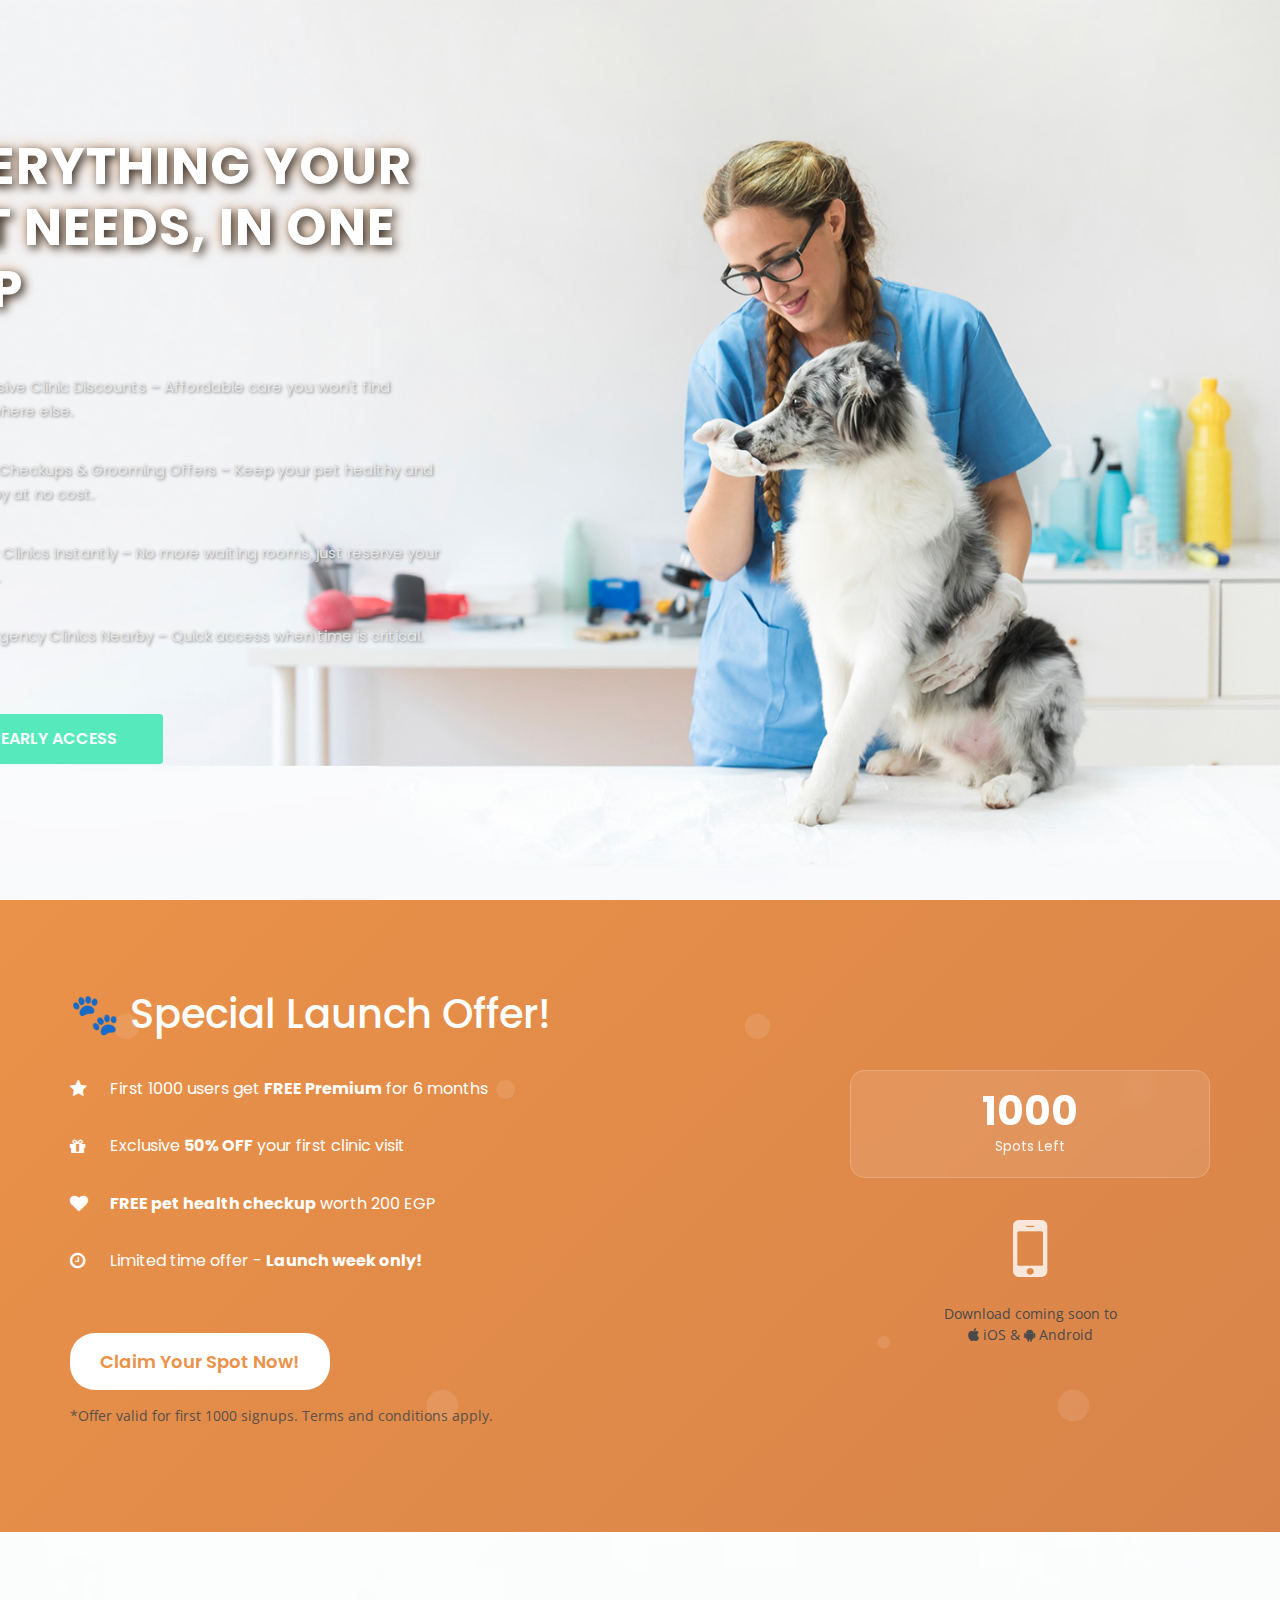
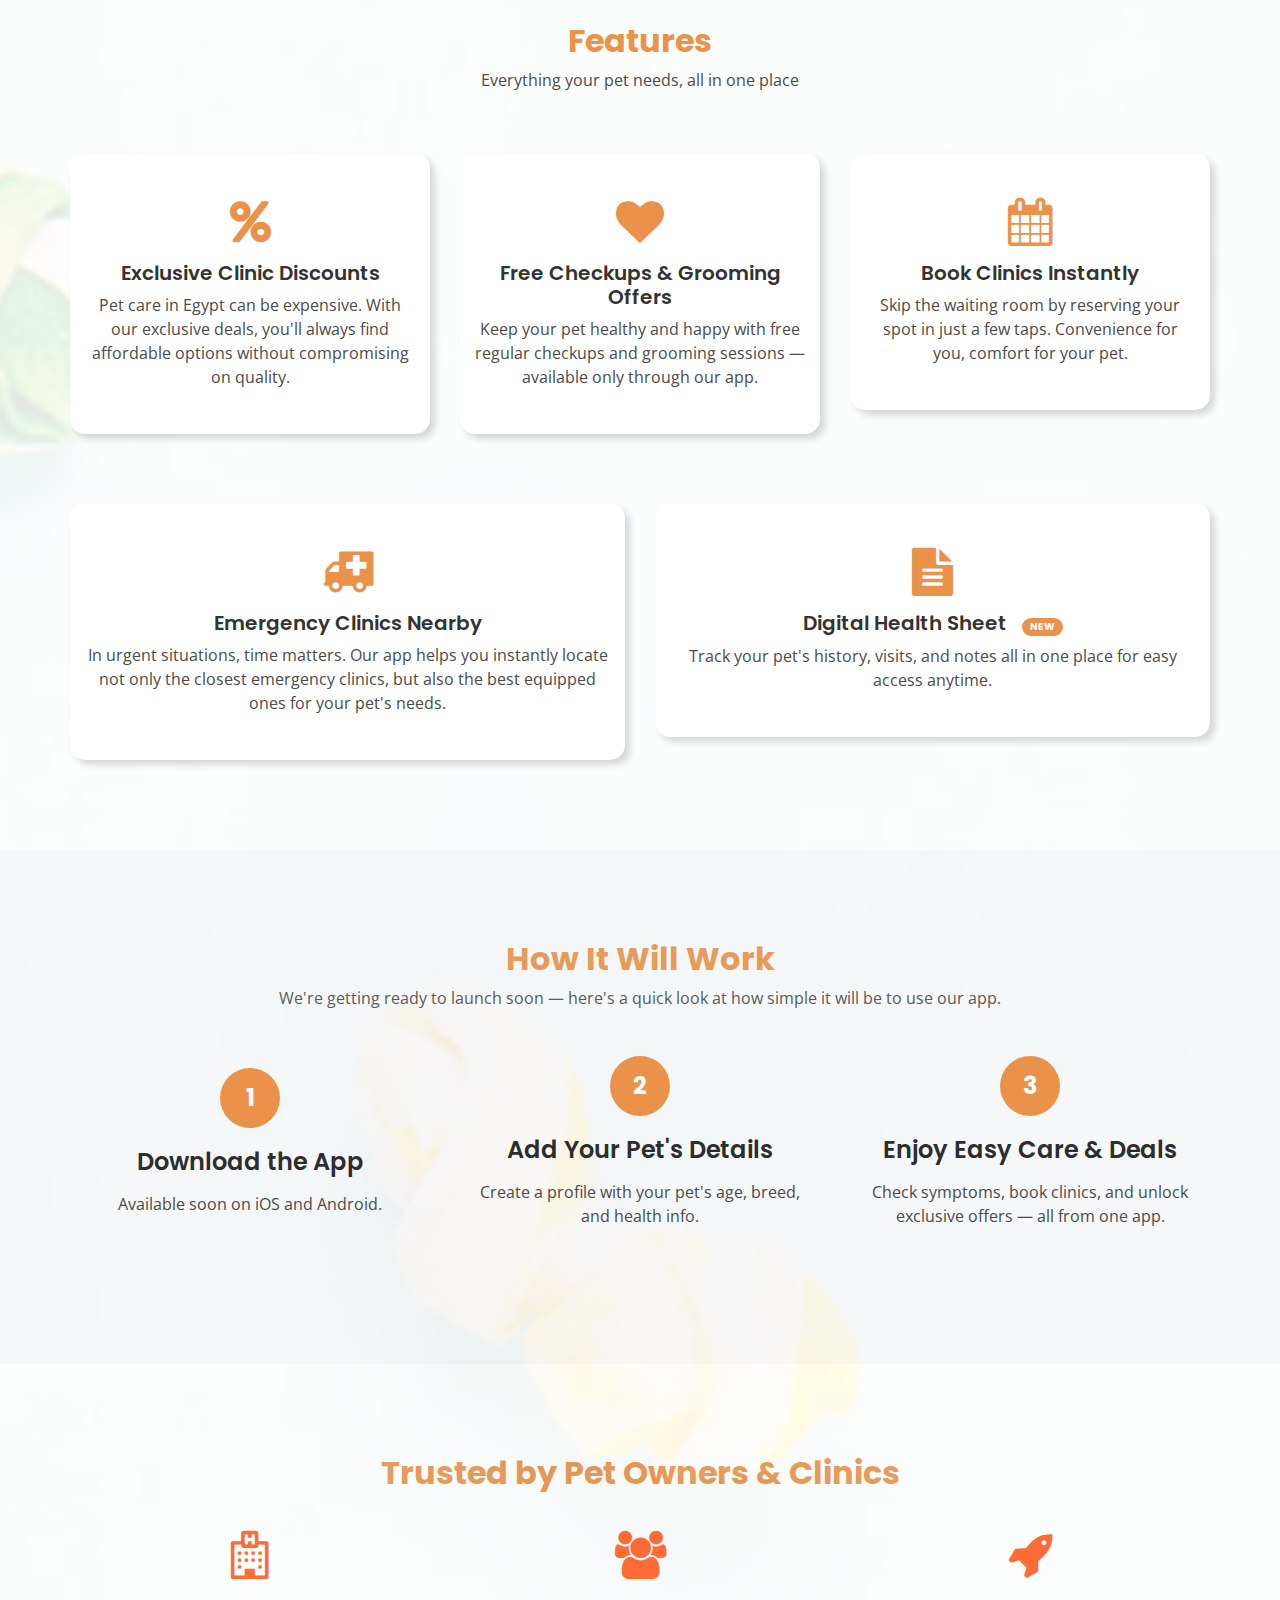
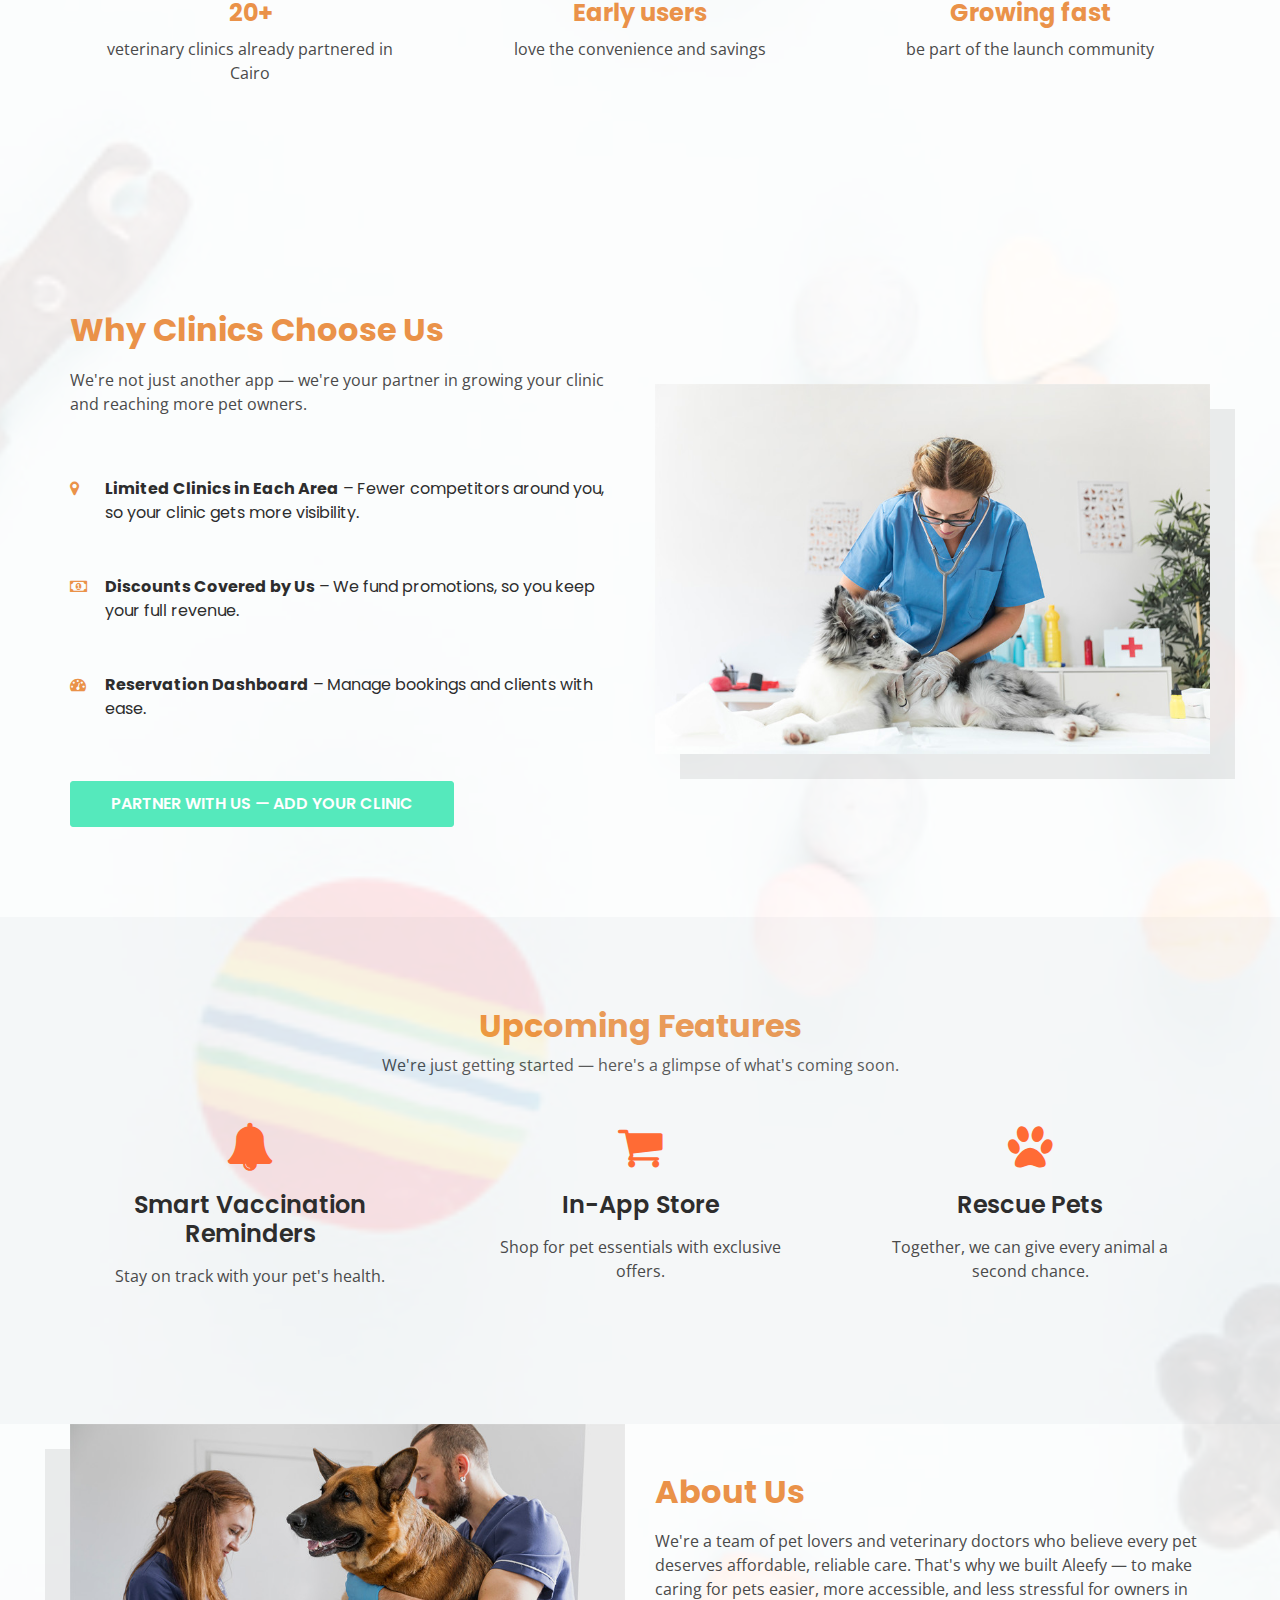
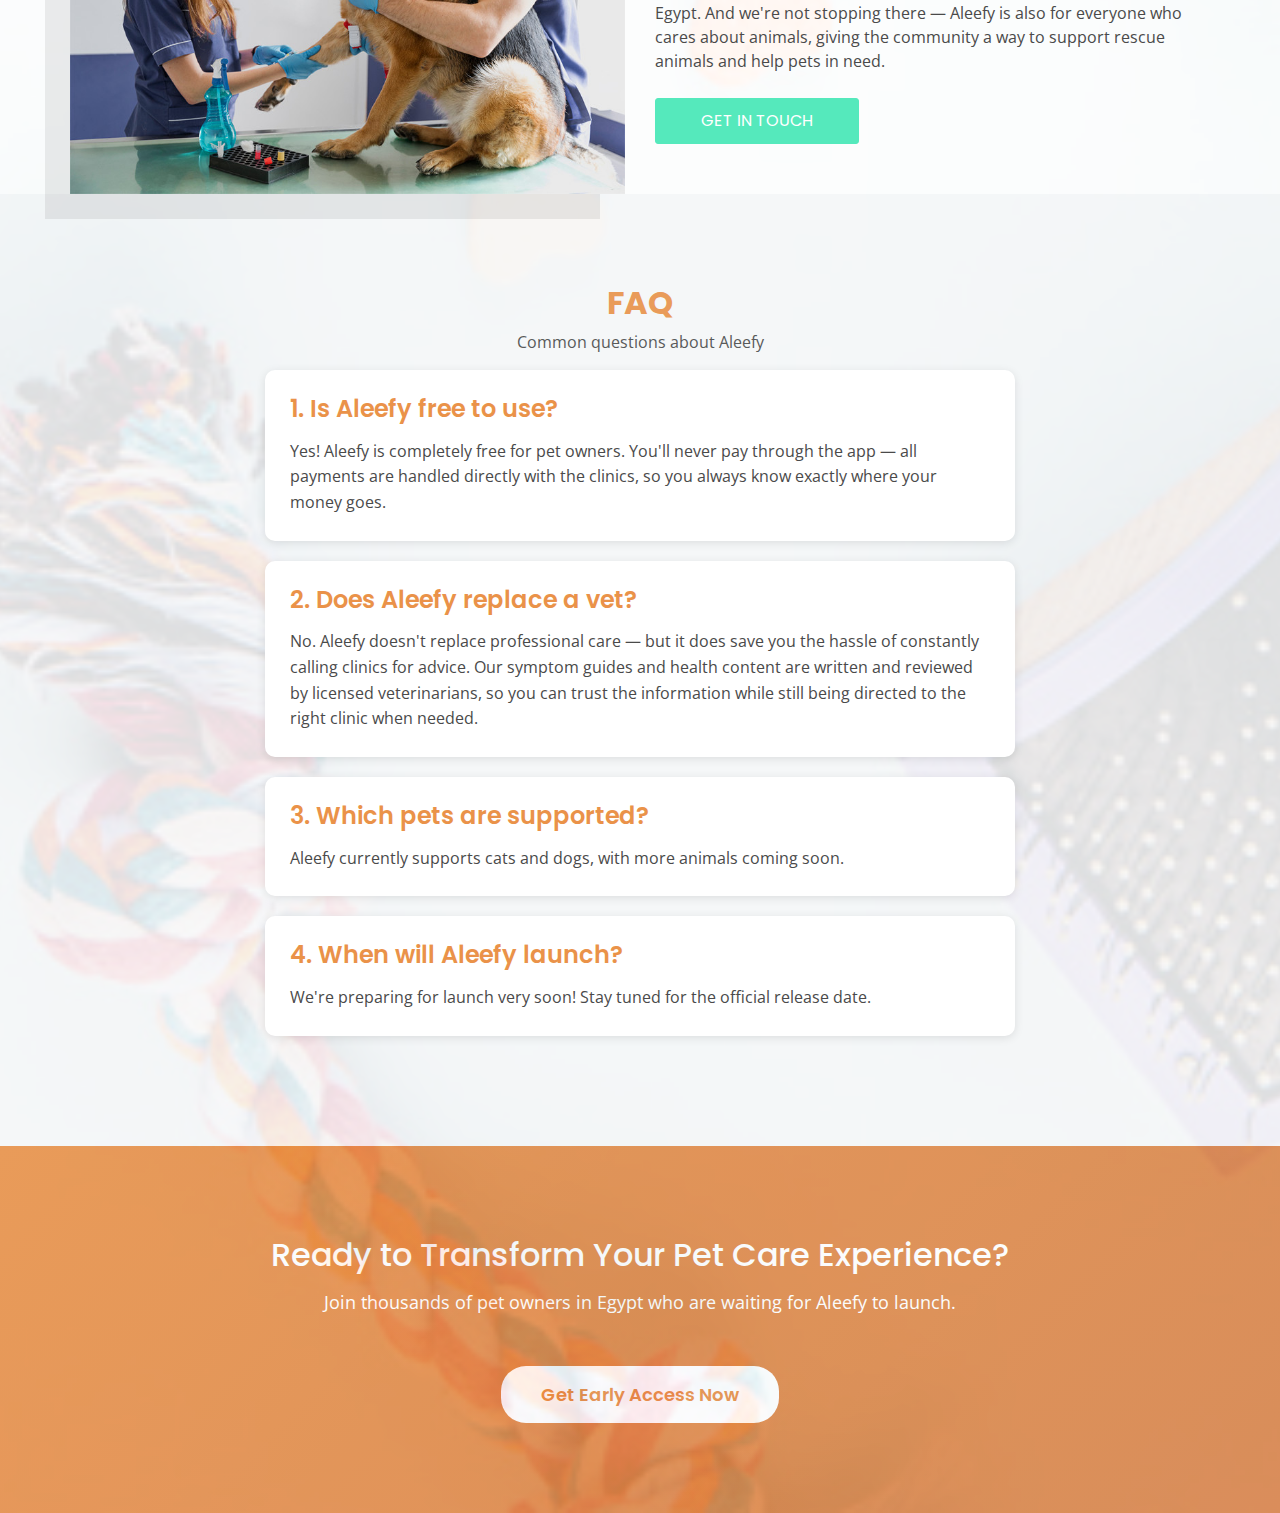
<file: index.html>
<!DOCTYPE html>
<html>

<head>
  <meta http-equiv="Cache-Control" content="no-cache, no-store, must-revalidate">
  <meta http-equiv="Pragma" content="no-cache">
  <meta http-equiv="Expires" content="0">
  <meta name="copyrighted-site-verification" content="ec572fd463669fd3" />

  <!-- Basic -->
  <meta charset="utf-8" />
  <meta http-equiv="X-UA-Compatible" content="IE=edge" />
  <!-- Mobile Metas -->
  <meta name="viewport" content="width=device-width, initial-scale=1, shrink-to-fit=no" />
  <!-- Site Metas -->
  <meta name="keywords" content="pet care app, veterinary clinics Egypt, pet health tracking, emergency pet care, pet discounts" />
  <meta name="description" content="Aleefy - The complete pet care app for Egypt. Book clinics, get exclusive discounts, track your pet's health, and access emergency care all in one app." />
  <meta name="author" content="Aleefy Team" />
  <link rel="icon" type="image/png" sizes="32x32" href="images/logo_icon_light.png">
  <link rel="icon" type="image/png" sizes="16x16" href="images/logo_icon_light.png">
  <link rel="shortcut icon" href="images/favicon.ico">
  <link rel="apple-touch-icon" href="images/logo_icon_light.png">

  <title>Aleefy - Everything Your Pet Needs, In One App</title>

  <!-- bootstrap core css -->
  <link rel="stylesheet" type="text/css" href="css/bootstrap.css" />
  <!-- slider stylesheet -->
  <link rel="stylesheet" type="text/css" href="https://cdnjs.cloudflare.com/ajax/libs/OwlCarousel2/2.3.4/assets/owl.carousel.min.css" />


  <!-- Custom styles for this template -->
  <link href="css/style.css?v=20251003" rel="stylesheet" />
  <!-- responsive style -->
  <link href="css/responsive.css" rel="stylesheet" />
</head>

<body>
  <div class="hero_area ">
    <div class="hero_bg_box">
      <img src="images/hero-bg.jpg" alt="">
    </div>
    <div id="header-placeholder"></div>

    <!-- slider section -->
    <section class="slider_section">
      <div class="container">
        <div class="row">
          <div class="col-md-6 ">
            <div class="detail-box">
              <h1>
                Everything Your Pet Needs, In one App
              </h1>
              <!--<p>
                Caring for your pet doesn't have to be stressful or expensive. Our app makes pet care simple 
                and reliable — from checking symptoms and booking nearby clinics to finding emergency help 
                and tracking vaccinations. Plus, with exclusive discounts, free checkups, and grooming deals, 
                you can give your pet the care they deserve without breaking the bank.
              </p>-->
              <div class="hero-features">
                <div class="feature-item">
                  <i class="fa fa-percent" aria-hidden="true"></i>
                  <span>Exclusive Clinic Discounts – Affordable care you won't find anywhere else.</span>
                </div>
                <div class="feature-item">
                  <i class="fa fa-heart" aria-hidden="true"></i>
                  <span>Free Checkups & Grooming Offers – Keep your pet healthy and happy at no cost.</span>
                </div>
                <div class="feature-item">
                  <i class="fa fa-calendar" aria-hidden="true"></i>
                  <span>Book Clinics Instantly – No more waiting rooms, just reserve your spot.</span>
                </div>
                <div class="feature-item">
                  <i class="fa fa-ambulance" aria-hidden="true"></i>
                  <span>Emergency Clinics Nearby – Quick access when time is critical.</span>
                </div>
              </div>
              <a href="#features" class="cta-button">
                Get Early Access
              </a>
            </div>
          </div>
        </div>
      </div>
    </section>
    <!-- end slider section -->
  </div>

  <!-- promotional flyer section -->
  <section class="flyer_section layout_padding" style="background: linear-gradient(135deg, #EA9249 0%, #d8834a 100%); color: white;">
    <div class="container">
      <div class="row align-items-center">
        <div class="col-md-8">
          <div class="flyer-content">
            <h2 style="color: white; font-size: 2.5rem; margin-bottom: 20px;">
              🐾 Special Launch Offer!
            </h2>
            <div class="offer-highlights">
              <div class="highlight-item">
                <i class="fa fa-star" style="color: #FFFFFF;"></i>
                <span>First 1000 users get <strong>FREE Premium</strong> for 6 months</span>
              </div>
              <div class="highlight-item">
                <i class="fa fa-gift" style="color: #FFFFFF;"></i>
                <span>Exclusive <strong>50% OFF</strong> your first clinic visit</span>
              </div>
              <div class="highlight-item">
                <i class="fa fa-heart" style="color: #FFFFFF;"></i>
                <span><strong>FREE pet health checkup</strong> worth 200 EGP</span>
              </div>
              <div class="highlight-item">
                <i class="fa fa-clock-o" style="color: #FFFFFF;"></i>
                <span>Limited time offer - <strong>Launch week only!</strong></span>
              </div>
            </div>
            <div class="flyer-cta">
              <a href="contact.html" class="cta-button" style="background: white; color: #EA9249 !important; font-size: 18px; padding: 15px 30px;">
                Claim Your Spot Now!
              </a>
              <p style="margin-top: 15px; font-size: 14px; opacity: 0.9;">
                *Offer valid for first 1000 signups. Terms and conditions apply.
              </p>
            </div>
          </div>
        </div>
        <div class="col-md-4 text-center">
          <div class="flyer-visual">
            <div class="countdown-style">
              <div class="countdown-item">
                <div class="countdown-number">1000</div>
                <div class="countdown-label">Spots Left</div>
              </div>
            </div>
            <div class="app-preview" style="margin-top: 30px;">
              <i class="fa fa-mobile fa-5x" style="color: white; opacity: 0.8;"></i>
              <p style="margin-top: 15px; font-size: 14px;">
                Download coming soon to<br>
                <i class="fa fa-apple"></i> iOS & <i class="fa fa-android"></i> Android
              </p>
            </div>
          </div>
        </div>
      </div>
    </div>
  </section>
  <!-- end promotional flyer section -->

  <div class="main_content">
    <div class="main_content_bg">
      <img src="images/content-bg.jpg" alt="">
    </div>

    <!-- features section -->

    <section id="features" class="service_section layout_padding">
      <div class="container py_mobile_45">
        <div class="heading_container heading_center">
          <h2>Features</h2>
          <p>Everything your pet needs, all in one place</p>
        </div>
        <div class="row">
          <div class="col-md-4">
            <div class="box ">
              <div class="img-box">
                <i class="fa fa-percent fa-3x" style="color: #ff6b35;"></i>
              </div>
              <div class="detail-box">
                <h5>
                  Exclusive Clinic Discounts
                </h5>
                <p>
                  Pet care in Egypt can be expensive. With our exclusive deals, you'll always find affordable 
                  options without compromising on quality.
                </p>
              </div>
            </div>
          </div>
          <div class="col-md-4">
            <div class="box ">
              <div class="img-box">
                <i class="fa fa-heart fa-3x" style="color: #ff6b35;"></i>
              </div>
              <div class="detail-box">
                <h5>
                  Free Checkups & Grooming Offers
                </h5>
                <p>
                  Keep your pet healthy and happy with free regular checkups and grooming sessions —
                  available only through our app.
                </p>
              </div>
            </div>
          </div>
          <div class="col-md-4">
            <div class="box ">
              <div class="img-box">
                <i class="fa fa-calendar fa-3x" style="color: #ff6b35;"></i>
              </div>
              <div class="detail-box">
                <h5>
                  Book Clinics Instantly
                </h5>
                <p>
                  Skip the waiting room by reserving your spot in just a few taps. Convenience for you, 
                  comfort for your pet.
                </p>
              </div>
            </div>
          </div>
        </div>
        <div class="row mt-4">
          <div class="col-md-6">
            <div class="box ">
              <div class="img-box">
                <i class="fa fa-ambulance fa-3x" style="color: #ff6b35;"></i>
              </div>
              <div class="detail-box">
                <h5>
                  Emergency Clinics Nearby
                </h5>
                <p>
                  In urgent situations, time matters. Our app helps you instantly locate not only the closest 
                  emergency clinics, but also the best equipped ones for your pet's needs.
                </p>
              </div>
            </div>
          </div>
          <div class="col-md-6">
            <div class="box ">
              <div class="img-box">
                <i class="fa fa-file-text fa-3x" style="color: #ff6b35;"></i>
              </div>
              <div class="detail-box">
                <h5>
                  Digital Health Sheet <span class="badge badge-warning">NEW</span>
                </h5>
                <p>
                  Track your pet's history, visits, and notes all in one place for easy access anytime.
                </p>
              </div>
            </div>
          </div>
        </div>
      </div>
    </section>

    <!-- end features section -->

    <!-- how it works section -->
    <section id="how-it-works" class="care_section layout_padding" style="background-color: #f8f9fa;">
      <div class="container">
        <div class="heading_container heading_center">
          <h2>How It Will Work</h2>
          <p>We're getting ready to launch soon — here's a quick look at how simple it will be to use our app.</p>
        </div>
        <div class="row">
          <div class="col-md-4 text-center">
            <div class="step-box">
              <div class="step-number">1</div>
              <h4>Download the App</h4>
              <p>Available soon on iOS and Android.</p>
            </div>
          </div>
          <div class="col-md-4 text-center">
            <div class="step-box">
              <div class="step-number">2</div>
              <h4>Add Your Pet's Details</h4>
              <p>Create a profile with your pet's age, breed, and health info.</p>
            </div>
          </div>
          <div class="col-md-4 text-center">
            <div class="step-box">
              <div class="step-number">3</div>
              <h4>Enjoy Easy Care & Deals</h4>
              <p>Check symptoms, book clinics, and unlock exclusive offers — all from one app.</p>
            </div>
          </div>
        </div>
      </div>
    </section>
    <!-- end how it works section -->

    <!-- social proof section -->
    <section class="trust_section layout_padding">
      <div class="container">
        <div class="heading_container heading_center">
          <h2>Trusted by Pet Owners & Clinics</h2>
        </div>
        <div class="row text-center">
          <div class="col-md-4">
            <div class="trust-item">
              <i class="fa fa-hospital-o fa-3x" style="color: #ff6b35;"></i>
              <h4>20+</h4>
              <p>veterinary clinics already partnered in Cairo</p>
            </div>
          </div>
          <div class="col-md-4">
            <div class="trust-item">
              <i class="fa fa-users fa-3x" style="color: #ff6b35;"></i>
              <h4>Early users</h4>
              <p>love the convenience and savings</p>
            </div>
          </div>
          <div class="col-md-4">
            <div class="trust-item">
              <i class="fa fa-rocket fa-3x" style="color: #ff6b35;"></i>
              <h4>Growing fast</h4>
              <p>be part of the launch community</p>
            </div>
          </div>
        </div>
      </div>
    </section>
    <!-- end social proof section -->

    <!-- for clinics section -->
    <section id="for-clinics" class="care_section layout_padding">
      <div class="container">
        <div class="row">
          <div class="col-md-6">
            <div class="detail-box">
              <div class="heading_container">
                <h2>
                  Why Clinics Choose Us
                </h2>
                <p>We're not just another app — we're your partner in growing your clinic and reaching more pet owners.</p>
              </div>
              <div class="clinic-benefits">
                <div class="benefit-item">
                  <i class="fa fa-map-marker" aria-hidden="true"></i>
                  <span><strong>Limited Clinics in Each Area</strong> – Fewer competitors around you, so your clinic gets more visibility.</span>
                </div>
                <div class="benefit-item">
                  <i class="fa fa-money" aria-hidden="true"></i>
                  <span><strong>Discounts Covered by Us</strong> – We fund promotions, so you keep your full revenue.</span>
                </div>
                <div class="benefit-item">
                  <i class="fa fa-dashboard" aria-hidden="true"></i>
                  <span><strong>Reservation Dashboard</strong> – Manage bookings and clients with ease.</span>
                </div>
              </div>
              <a href="contact.html" class="cta-button">
                Partner With Us — Add Your Clinic
              </a>
            </div>
          </div>
          <div class="col-md-6">
            <div class="img-box">
              <img src="images/care.jpg" alt="Clinic partnership" />
            </div>
          </div>
        </div>
      </div>
    </section>
    <!-- end for clinics section -->

    <!-- upcoming features section -->
    <section class="upcoming_section layout_padding" style="background-color: #f8f9fa;">
      <div class="container">
        <div class="heading_container heading_center">
          <h2>Upcoming Features</h2>
          <p>We're just getting started — here's a glimpse of what's coming soon.</p>
        </div>
        <div class="row">
          <div class="col-md-4 text-center">
            <div class="upcoming-feature">
              <i class="fa fa-bell fa-3x" style="color: #ff6b35;"></i>
              <h4>Smart Vaccination Reminders</h4>
              <p>Stay on track with your pet's health.</p>
            </div>
          </div>
          <div class="col-md-4 text-center">
            <div class="upcoming-feature">
              <i class="fa fa-shopping-cart fa-3x" style="color: #ff6b35;"></i>
              <h4>In-App Store</h4>
              <p>Shop for pet essentials with exclusive offers.</p>
            </div>
          </div>
          <div class="col-md-4 text-center">
            <div class="upcoming-feature">
              <i class="fa fa-paw fa-3x" style="color: #ff6b35;"></i>
              <h4>Rescue Pets</h4>
              <p>Together, we can give every animal a second chance.</p>
            </div>
          </div>
        </div>
      </div>
    </section>
    <!-- end upcoming features section -->

    <!-- about section -->

    <section id="about" class="about_section ">
      <div class="container">
        <div class="row">
          <div class="col-md-6">
            <div class="img-box">
              <img src="images/about-img.jpg" alt="About Aleefy team" />
            </div>
          </div>
          <div class="col-md-6">
            <div class="detail-box">
              <div class="heading_container">
                <h2>
                  About Us
                </h2>
              </div>
              <p>
                We're a team of pet lovers and veterinary doctors who believe every pet deserves 
                affordable, reliable care. That's why we built Aleefy — to make caring for pets easier, more 
                accessible, and less stressful for owners in Egypt. And we're not stopping there — Aleefy is 
                also for everyone who cares about animals, giving the community a way to support rescue 
                animals and help pets in need.
              </p>
              <a href="contact.html">
                Get in Touch
              </a>
            </div>
          </div>
        </div>
      </div>
    </section>

    <!-- end about section -->

    <!-- faq section -->
    <section id="faq" class="faq_section layout_padding" style="background-color: #f8f9fa;">
      <div class="container">
        <div class="heading_container heading_center">
          <h2>FAQ</h2>
          <p>Common questions about Aleefy</p>
        </div>
        <div class="row">
          <div class="col-md-8 offset-md-2">
            <div class="faq-item">
              <h4>1. Is Aleefy free to use?</h4>
              <p>Yes! Aleefy is completely free for pet owners. You'll never pay through the app — all payments 
              are handled directly with the clinics, so you always know exactly where your money goes.</p>
            </div>
            <div class="faq-item">
              <h4>2. Does Aleefy replace a vet?</h4>
              <p>No. Aleefy doesn't replace professional care — but it does save you the hassle of constantly 
              calling clinics for advice. Our symptom guides and health content are written and reviewed by 
              licensed veterinarians, so you can trust the information while still being directed to the right 
              clinic when needed.</p>
            </div>
            <div class="faq-item">
              <h4>3. Which pets are supported?</h4>
              <p>Aleefy currently supports cats and dogs, with more animals coming soon.</p>
            </div>
            <div class="faq-item">
              <h4>4. When will Aleefy launch?</h4>
              <p>We're preparing for launch very soon! Stay tuned for the official release date.</p>
            </div>
          </div>
        </div>
      </div>
    </section>
    <!-- end faq section -->

    <!-- final cta section -->
    <section class="final_cta_section layout_padding">
      <div class="container text-center">
        <h2>Ready to Transform Your Pet Care Experience?</h2>
        <p>Join thousands of pet owners in Egypt who are waiting for Aleefy to launch.</p>
        <a href="contact.html" class="cta-button large">Get Early Access Now</a>
      </div>
    </section>
    <!-- end final cta section -->
  </div>

  <div id="footer-placeholder"></div>

  <script src="js/jquery-3.4.1.min.js"></script>
  <script src="js/bootstrap.js"></script>
  <script src="https://cdnjs.cloudflare.com/ajax/libs/OwlCarousel2/2.3.4/owl.carousel.min.js"></script>
  <script src="js/custom.js"></script>
  <script>
  if ("serviceWorker" in navigator) {
    navigator.serviceWorker.register("/sw.js").then((reg) => {
      console.log("Service Worker registered:", reg);

      // listen for updates
      reg.onupdatefound = () => {
        const newWorker = reg.installing;
        newWorker.onstatechange = () => {
          if (newWorker.state === "installed" && navigator.serviceWorker.controller) {
            // Create a banner for update
            let banner = document.createElement("div");
            banner.innerHTML = `
              <div style="
                position:fixed; bottom:0; left:0; right:0; 
                background:#222; color:#fff; padding:10px; 
                text-align:center; z-index:9999;">
                يوجد تحديث جديد للموقع! 
                <button style="margin-left:10px; padding:5px 10px; cursor:pointer;">
                  إعادة التحميل
                </button>
              </div>`;
            document.body.appendChild(banner);

            banner.querySelector("button").addEventListener("click", () => {
              window.location.reload(true);
            });
          }
        };
      };
    });
  }
</script>

</body>

</html>
</file>
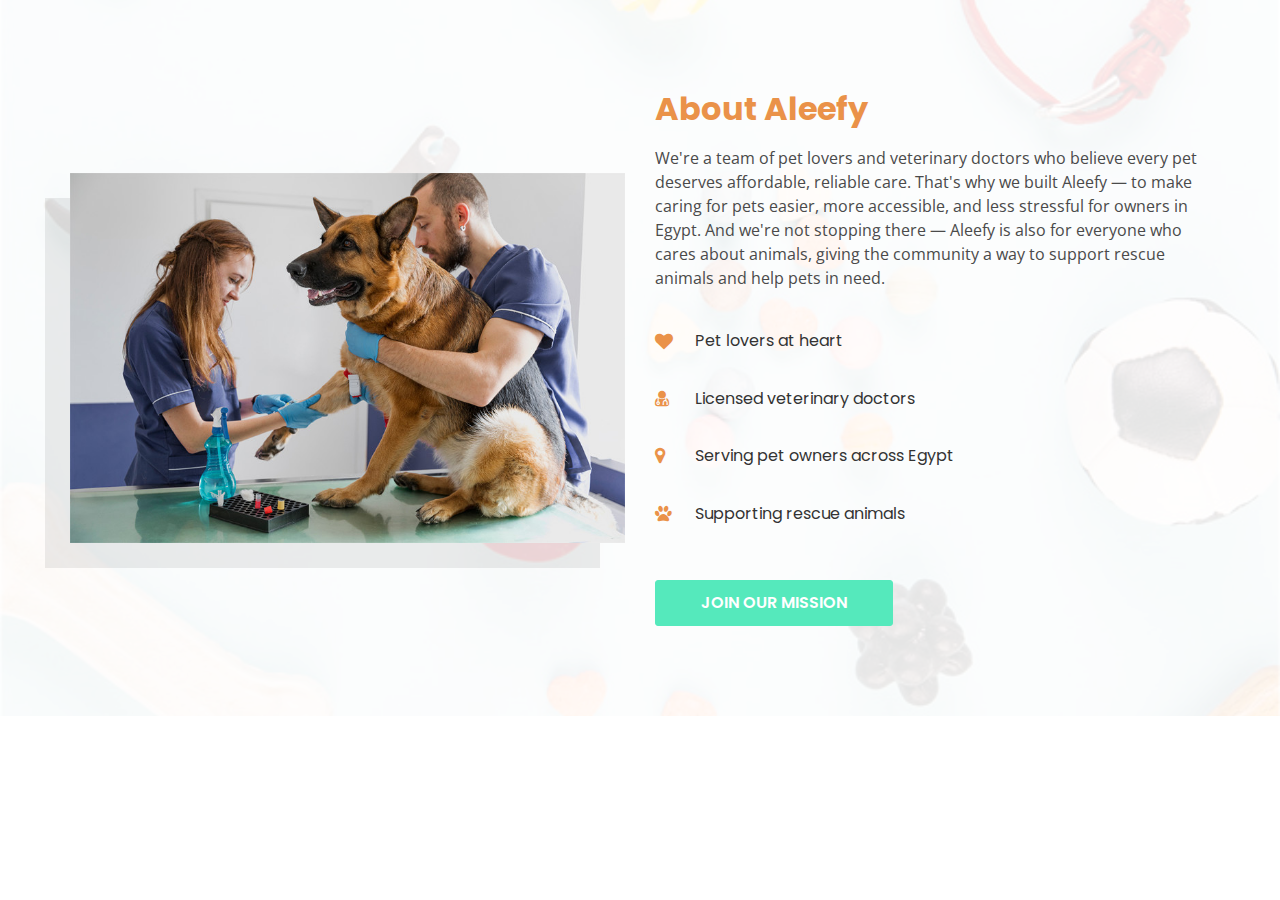
<file: about.html>
<!DOCTYPE html>
<html>

<head>
  <!-- Basic -->
  <meta charset="utf-8" />
  <meta http-equiv="X-UA-Compatible" content="IE=edge" />
  <!-- Mobile Metas -->
  <meta name="viewport" content="width=device-width, initial-scale=1, shrink-to-fit=no" />
  <!-- Site Metas -->
  <meta name="keywords" content="aleefy about, pet care app team, veterinary doctors Egypt, pet lovers" />
  <meta name="description" content="Meet the Aleefy team - pet lovers and veterinary doctors making pet care accessible and affordable for every pet owner in Egypt." />
  <meta name="author" content="Aleefy Team" />
  <link rel="icon" type="image/png" sizes="32x32" href="images/logo_icon_light.png">
  <link rel="icon" type="image/png" sizes="16x16" href="images/logo_icon_light.png">
  <link rel="shortcut icon" href="images/favicon.ico">
  <link rel="apple-touch-icon" href="images/logo_icon_light.png">

  <title>About Us - Aleefy</title>

  <!-- bootstrap core css -->
  <link rel="stylesheet" type="text/css" href="css/bootstrap.css" />
  <!-- slider stylesheet -->
  <link rel="stylesheet" type="text/css" href="https://cdnjs.cloudflare.com/ajax/libs/OwlCarousel2/2.3.4/assets/owl.carousel.min.css" />

  <!-- Custom styles for this template -->
  <link href="css/style.css" rel="stylesheet" />
  <!-- responsive style -->
  <link href="css/responsive.css" rel="stylesheet" />
</head>

<body class="sub_page">
  <div class="hero_area ">
    <div class="hero_bg_box">
      <img src="images/hero-bg.jpg" alt="">
    </div>
    <div id="header-placeholder"></div>
  </div>

  <div class="main_content">
    <div class="main_content_bg">
      <img src="images/content-bg.jpg" alt="">
    </div>

    <!-- about section -->

    <section class="about_section layout_padding">
      <div class="container">
        <div class="row">
          <div class="col-md-6">
            <div class="img-box">
              <img src="images/about-img.jpg" alt="Aleefy team - pet lovers and veterinary doctors" />
            </div>
          </div>
          <div class="col-md-6">
            <div class="detail-box">
              <div class="heading_container">
                <h2>
                  About Aleefy
                </h2>
              </div>
              <p>
                We're a team of pet lovers and veterinary doctors who believe every pet deserves 
                affordable, reliable care. That's why we built Aleefy — to make caring for pets easier, more 
                accessible, and less stressful for owners in Egypt. And we're not stopping there — Aleefy is 
                also for everyone who cares about animals, giving the community a way to support rescue 
                animals and help pets in need.
              </p>
              <div class="about-highlights">
                <div class="highlight-item">
                  <i class="fa fa-heart" style="color: #EA9249;"></i>
                  <span>Pet lovers at heart</span>
                </div>
                <div class="highlight-item">
                  <i class="fa fa-user-md" style="color: #EA9249;"></i>
                  <span>Licensed veterinary doctors</span>
                </div>
                <div class="highlight-item">
                  <i class="fa fa-map-marker" style="color: #EA9249;"></i>
                  <span>Serving pet owners across Egypt</span>
                </div>
                <div class="highlight-item">
                  <i class="fa fa-paw" style="color: #EA9249;"></i>
                  <span>Supporting rescue animals</span>
                </div>
              </div>
              <a href="contact.html" class="cta-button">
                Join Our Mission
              </a>
            </div>
          </div>
        </div>
      </div>
    </section>

    <!-- end about section -->

  </div>

  <div id="footer-placeholder"></div>

  <script src="js/jquery-3.4.1.min.js"></script>
  <script src="js/bootstrap.js"></script>
  <script src="https://cdnjs.cloudflare.com/ajax/libs/OwlCarousel2/2.3.4/owl.carousel.min.js"></script>
  <script src="js/custom.js"></script>

</body>

</html>
</file>
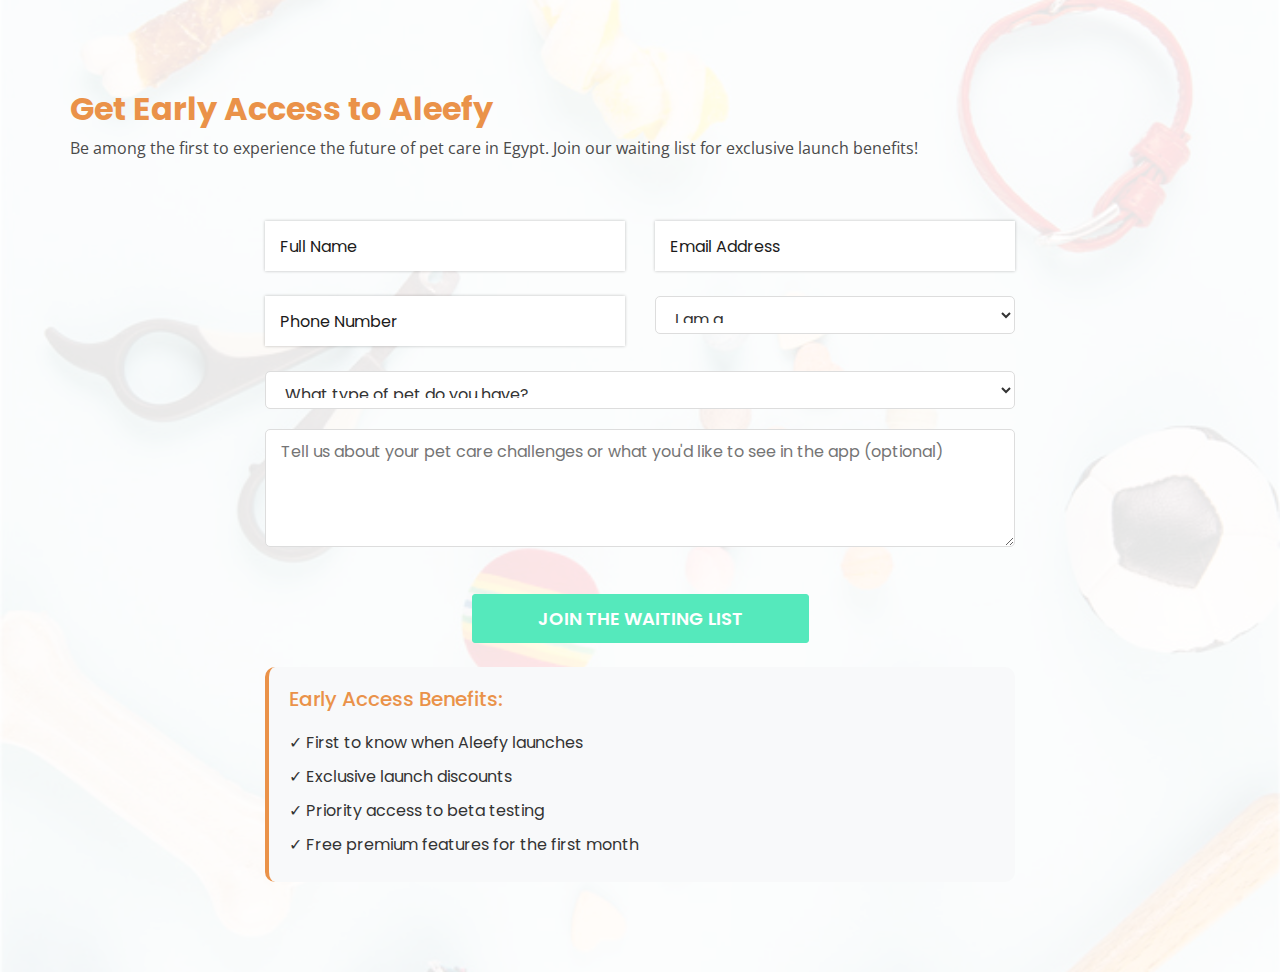
<file: contact.html>
<!DOCTYPE html>
<html>

<head>
  <!-- Basic -->
  <meta charset="utf-8" />
  <meta http-equiv="X-UA-Compatible" content="IE=edge" />
  <!-- Mobile Metas -->
  <meta name="viewport" content="width=device-width, initial-scale=1, shrink-to-fit=no" />
  <!-- Site Metas -->
  <meta name="keywords" content="aleefy contact, pet care app contact, early access signup, veterinary app Egypt" />
  <meta name="description" content="Get early access to Aleefy - Join the waiting list for Egypt's most comprehensive pet care app. Exclusive benefits for early adopters." />
  <meta name="author" content="Aleefy Team" />
  <link rel="icon" type="image/png" sizes="32x32" href="images/logo_icon_light.png">
  <link rel="icon" type="image/png" sizes="16x16" href="images/logo_icon_light.png">
  <link rel="shortcut icon" href="images/favicon.ico">
  <link rel="apple-touch-icon" href="images/logo_icon_light.png">

  <title>Contact - Aleefy</title>

  <!-- bootstrap core css -->
  <link rel="stylesheet" type="text/css" href="css/bootstrap.css" />
  <!-- slider stylesheet -->
  <link rel="stylesheet" type="text/css" href="https://cdnjs.cloudflare.com/ajax/libs/OwlCarousel2/2.3.4/assets/owl.carousel.min.css" />


  <!-- Custom styles for this template -->
  <link href="css/style.css" rel="stylesheet" />
  <!-- responsive style -->
  <link href="css/responsive.css" rel="stylesheet" />
</head>

<body class="sub_page">
  <div class="hero_area ">
    <div class="hero_bg_box">
      <img src="images/hero-bg.jpg" alt="">
    </div>
    <div id="header-placeholder"></div>
  </div>

  <div class="main_content">
    <div class="main_content_bg">
      <img src="images/content-bg.jpg" alt="">
    </div>

    <!-- contact section -->

    <section class="contact_section layout_padding">
      <div class="container">
        <div class="heading_container text-center">
          <h2>
            Get Early Access to Aleefy
          </h2>
          <p>Be among the first to experience the future of pet care in Egypt. Join our waiting list for exclusive launch benefits!</p>
        </div>
        <div class="row justify-content-center">
          <div class="col-md-8">
            <div class="form_container">
              <form action="#">
                <div class="row">
                  <div class="col-md-6">
                    <input type="text" placeholder="Full Name" required />
                  </div>
                  <div class="col-md-6">
                    <input type="email" placeholder="Email Address" required />
                  </div>
                </div>
                <div class="row">
                  <div class="col-md-6">
                    <input type="text" placeholder="Phone Number" />
                  </div>
                  <div class="col-md-6">
                    <select class="form-control">
                      <option value="">I am a...</option>
                      <option value="pet-owner">Pet Owner</option>
                      <option value="clinic-owner">Clinic Owner</option>
                      <option value="veterinarian">Veterinarian</option>
                      <option value="other">Other</option>
                    </select>
                  </div>
                </div>
                <div>
                  <select class="form-control">
                    <option value="">What type of pet do you have?</option>
                    <option value="dog">Dog</option>
                    <option value="cat">Cat</option>
                    <option value="both">Both</option>
                    <option value="other">Other</option>
                    <option value="none">I don't have a pet yet</option>
                  </select>
                </div>
                <div>
                  <textarea class="message-box" placeholder="Tell us about your pet care challenges or what you'd like to see in the app (optional)" rows="4"></textarea>
                </div>
                <div class="text-center">
                  <button type="submit" class="cta-button large">
                    Join the Waiting List
                  </button>
                </div>
              </form>
              <div class="early-access-benefits mt-4">
                <h5>Early Access Benefits:</h5>
                <ul>
                  <li>✓ First to know when Aleefy launches</li>
                  <li>✓ Exclusive launch discounts</li>
                  <li>✓ Priority access to beta testing</li>
                  <li>✓ Free premium features for the first month</li>
                </ul>
              </div>
            </div>
          </div>
        </div>
      </div>
    </section>

    <!-- end contact section -->

  </div>

  <div id="footer-placeholder"></div>

  <script src="js/jquery-3.4.1.min.js"></script>
  <script src="js/bootstrap.js"></script>
  <script src="https://cdnjs.cloudflare.com/ajax/libs/OwlCarousel2/2.3.4/owl.carousel.min.js"></script>
  <script src="js/custom.js"></script>

</body>

</html>
</file>
<file: css/responsive.css>
@media (max-width: 1120px) {}

@media (max-width: 992px) {

  .hero_area {
    min-height: auto;
  }

  .slider_section {
    padding: 75px 0;
  }

  .slider_section .detail-box h1 {
    font-size: 2.5rem;
  }

  .slider_section .detail-box h1 span {
    font-size: 4rem;
  }

  .contact_section .form_container {
    padding: 0;
  }

  .info_section .row>div {

    text-align: center;
    display: flex;
    flex-direction: column;
    align-items: center;

  }

  .info_section .contact_items {

    flex-direction: column;
    align-items: center;

  }

  .info_section .contact_items .item {
    justify-content: center;
  }
}

@media (max-width: 767px) {
  .hero_area .hero_bg_box img {
    -o-object-position: center;
    object-position: center;
  }

  .slider_section .detail-box,
  .info_section .info_form form input {
    text-align: center;
  }

  .about_section .img-box,
  .care_section .img-box {
    margin-bottom: 45px;
  }

  .care_section .row {
    flex-direction: column-reverse;
  }

  .contact_section .map_container {
    margin: 0;
    margin-top: 45px;
  }

  .info_section .social_box {
    justify-content: center;
  }

  .info_section .social_box a {
    margin: 0 7.5px;
  }
}

@media (max-width: 576px) {}

@media (max-width: 480px) {}

@media (max-width: 420px) {}

@media (max-width: 375px) {}

@media (min-width: 1200px) {
  .container {
    max-width: 1170px;
  }
}
</file>
<file: css/style.css>
@import url("https://fonts.googleapis.com/css2?family=Open+Sans:wght@400;600;700&family=Poppins:wght@400;500;600;700&display=swap");
@import url("font-awesome.min.css");
body {
  font-family: 'Poppins', sans-serif;
  color: #2d2d2d;
  background-color: #ffffff;
}

p {
  font-family: "Open Sans", sans-serif;
  color: #4a4a4a;
}

.layout_padding {
  padding-top: 90px;
  padding-bottom: 90px;
}

.layout_padding2 {
  padding-top: 45px;
  padding-bottom: 45px;
}

.layout_padding2-top {
  padding-top: 45px;
}

.layout_padding2-bottom {
  padding-bottom: 45px;
}

.layout_padding-top {
  padding-top: 90px;
}

.layout_padding-bottom {
  padding-bottom: 90px;
}

.heading_container {
  display: -webkit-box;
  display: -ms-flexbox;
  display: flex;
  -webkit-box-orient: vertical;
  -webkit-box-direction: normal;
      -ms-flex-direction: column;
          flex-direction: column;
  -webkit-box-align: start;
      -ms-flex-align: start;
          align-items: flex-start;
}

.heading_container h2 {
  font-family: 'Poppins', sans-serif;
  font-weight: bold;
  color: #EA9249;
}

.heading_container.heading_center {
  -webkit-box-align: center;
      -ms-flex-align: center;
          align-items: center;
  text-align: center;
}

/*header section*/
.hero_area {
  min-height: 100vh;
  display: -webkit-box;
  display: -ms-flexbox;
  display: flex;
  -webkit-box-orient: vertical;
  -webkit-box-direction: normal;
      -ms-flex-direction: column;
          flex-direction: column;
  position: relative;
}

.hero_area .hero_bg_box {
  position: absolute;
  top: 0;
  left: 0;
  width: 100%;
  height: 100%;
  z-index: -1;
}

.hero_area .hero_bg_box::after {
  content: none !important;
}

.hero_area .hero_bg_box img {
  width: 100%;
  height: 100%;
  -o-object-fit: cover;
     object-fit: cover;
  -o-object-position: right center;
     object-position: right center;
}

.sub_page .hero_area {
  min-height: auto;
}

.sub_page .hero_area .hero_bg_box img {
  opacity: .4;
}

.header_section .container-fluid {
  padding: 0 25px;
}

.header_section .nav_container {
  margin: 0 auto;
}

.custom_nav-container.navbar-expand-lg .navbar-nav .nav-item .nav-link {
  padding: 10px 15px;
  color: #060606;
  text-align: center;
  text-transform: uppercase;
}

.custom_nav-container.navbar-expand-lg .navbar-nav .nav-item.active .nav-link, .custom_nav-container.navbar-expand-lg .navbar-nav .nav-item:hover .nav-link {
  color: #55e9bc;
}

a,
a:hover,
a:focus {
  text-decoration: none;
}

a:hover,
a:focus {
  color: initial;
}

.btn,
.btn:focus {
  outline: none !important;
  -webkit-box-shadow: none;
          box-shadow: none;
}

.custom_nav-container .nav_search-btn {
  color: #000000;
  padding: 0;
  border: none;
}

.navbar-brand {
  display: -webkit-box;
  display: -ms-flexbox;
  display: flex;
  -webkit-box-align: center;
      -ms-flex-align: center;
          align-items: center;
  -webkit-box-pack: center;
      -ms-flex-pack: center;
          justify-content: center;
}

.navbar-brand img {
  transition: all 0.3s ease;
}

.navbar-brand:hover img {
  transform: scale(1.05);
}

.navbar-brand span {
  color: #000000;
  font-size: 24px;
  font-weight: bold;
  text-transform: uppercase;
  display: none; /* Hide text when using logo only */
}

.custom_nav-container {
  z-index: 9;
  padding: 0;
  height: 80px;
  -webkit-box-pack: justify;
      -ms-flex-pack: justify;
          justify-content: space-between;
}

.lg_toggl-btn {
  background-color: transparent;
  border: none;
  outline: none;
  width: 56px;
  height: 40px;
  cursor: pointer;
}

.lg_toggl-btn:focus {
  outline: none;
}

.User_option {
  display: -webkit-box;
  display: -ms-flexbox;
  display: flex;
  -webkit-box-align: center;
      -ms-flex-align: center;
          align-items: center;
  margin-left: auto;
  margin-right: 75px;
}

.User_option .form-inline {
  position: relative;
  margin-right: 15px;
}

.User_option .form-inline input {
  display: none;
}

.custom_menu-btn {
  z-index: 9;
  position: absolute;
  right: 0;
  top: 7px;
}

.custom_menu-btn button {
  margin-top: 14px;
  outline: none;
  border: none;
  background-color: transparent;
}

.custom_menu-btn button span {
  display: block;
  width: 35px;
  height: 4px;
  background-color: #000000;
  margin: 7px 0;
  -webkit-transition: all 0.3s;
  transition: all 0.3s;
  border-radius: 5px;
}

.custom_menu-btn.menu_btn-style button span {
  background-color: #ffffff;
}

.menu_btn-style {
  position: fixed;
  right: 15px;
  top: 7px;
}

.custom_menu-btn .s-2 {
  -webkit-transition: all 0.1s;
  transition: all 0.1s;
  margin-left: -5px;
}

.menu_btn-style button .s-1 {
  -webkit-transform: rotate(45deg) translateY(16px);
          transform: rotate(45deg) translateY(16px);
}

.menu_btn-style button .s-2 {
  -webkit-transform: translateX(100px);
          transform: translateX(100px);
}

.menu_btn-style button .s-3 {
  -webkit-transform: rotate(-45deg) translateY(-16px);
          transform: rotate(-45deg) translateY(-16px);
}

.overlay {
  height: 100%;
  width: 0;
  position: fixed;
  z-index: 1;
  top: 0;
  left: 0;
  background-color: black;
  background-color: rgba(83, 119, 128, 0.95);
  overflow-x: hidden;
  -webkit-transition: 0.5s;
  transition: 0.5s;
}

.overlay .closebtn {
  position: absolute;
  top: 0;
  right: 30px;
  font-size: 60px;
}

.overlay a {
  font-family: "Open Sans", sans-serif;
  padding: 0px;
  text-decoration: none;
  font-size: 22px;
  color: #ffffff;
  display: block;
  -webkit-transition: 0.3s;
  transition: 0.3s;
  margin-bottom: 15px;
  text-transform: uppercase;
  font-weight: bold;
  opacity: 0;
}

.overlay-content {
  position: relative;
  top: 30%;
  width: 100%;
  text-align: center;
  margin-top: 30px;
}

.menu_width {
  width: 100%;
}

.menu_width.overlay a {
  opacity: 1;
}

/*end header section*/
/* slider section */
.slider_section {
  -webkit-box-flex: 1;
      -ms-flex: 1;
          flex: 1;
  display: -webkit-box;
  display: -ms-flexbox;
  display: flex;
  -webkit-box-pack: center;
      -ms-flex-pack: center;
          justify-content: center;
  -webkit-box-align: center;
      -ms-flex-align: center;
          align-items: center;
  position: relative;
  z-index: 2;
}

.slider_section .row {
  -webkit-box-align: center;
      -ms-flex-align: center;
          align-items: center;
  justify-content: flex-start;
}

.slider_section .detail-box {
  max-width: 600px;
  padding-right: 60px;
  text-align: left;
  margin-left: -150px;
  padding-left: 0;
}

.slider_section .detail-box h1 {
  font-size: 3.2rem;
  padding-bottom: 15px;
  position: relative;
  text-transform: uppercase;
  font-weight: 700;
  color: #ffffff;
  text-shadow: 3px 3px 10px rgba(0, 0, 0, 0.8), 0 0 15px rgba(234, 146, 73, 0.6);
  margin-bottom: 25px;
  margin-left: 0;
  text-align: left;
  letter-spacing: 1px;
}

.slider_section .detail-box h1 span {
  font-size: 5rem;
}

.slider_section .detail-box p {
  color: #f8f8f8;
  line-height: 1.7;
  text-shadow: 1px 1px 4px rgba(0, 0, 0, 0.6);
  margin-bottom: 25px;
  text-align: left;
  font-size: 16px;
  font-weight: 400;
}

.slider_section .detail-box a {
  display: inline-block;
  padding: 12px 45px;
  background-color: #55e9bc;
  color: #ffffff;
  -webkit-transition: all 0.3s;
  transition: all 0.3s;
  border: 1px solid #55e9bc;
  border-radius: 3px;
  text-transform: uppercase;
  margin-top: 25px;
}

.slider_section .detail-box a:hover {
  background-color: transparent;
  color: #55e9bc;
}

.slider_section .img-box img {
  width: 100%;
}

.slider_section #carouselExampleIndicators {
  width: 100%;
}

.slider_section .carousel-indicators {
  -webkit-box-align: center;
      -ms-flex-align: center;
          align-items: center;
}

.slider_section .carousel-indicators li {
  width: 12px;
  height: 12px;
  opacity: 1;
  background: none;
  border: 2px solid #55e9bc;
  color: #000000;
  position: relative;
  margin: 0 4px;
  border-radius: 100%;
}

.slider_section .carousel-indicators li.active {
  width: 18px;
  height: 18px;
}

.slider_section .li_before::before {
  content: "";
  position: absolute;
  left: -5px;
  top: 3.5px;
  width: 1.5px;
  height: 17px;
  background-color: #55e9bc;
  border-radius: 5px;
  -webkit-transform: rotate(25deg);
          transform: rotate(25deg);
}

.main_content {
  position: relative;
}

.main_content .main_content_bg {
  position: absolute;
  top: 0;
  left: 0;
  width: 100%;
  height: 100%;
}

.main_content .main_content_bg img {
  width: 100%;
  height: 100%;
  -o-object-fit: cover;
  object-fit: cover;
  opacity: .1;
}

.service_section {
  position: relative;
}

.service_section .box {
  margin-top: 45px;
  text-align: center;
  background-color: #ffffff;
  padding: 45px 15px;
  border-radius: 15px;
  -webkit-box-shadow: 5px 5px 7px 0 rgba(0, 0, 0, 0.15);
          box-shadow: 5px 5px 7px 0 rgba(0, 0, 0, 0.15);
}

.service_section .box .img-box {
  display: -webkit-box;
  display: -ms-flexbox;
  display: flex;
  -webkit-box-pack: center;
      -ms-flex-pack: center;
          justify-content: center;
  -webkit-box-align: center;
      -ms-flex-align: center;
          align-items: center;
}

.service_section .box .img-box img {
  max-width: 75px;
  max-height: 75px;
  -webkit-filter: invert(46%) sepia(3%) saturate(3571%) hue-rotate(145deg) brightness(94%) contrast(91%);
          filter: invert(46%) sepia(3%) saturate(3571%) hue-rotate(145deg) brightness(94%) contrast(91%);
}

.service_section .box .detail-box {
  margin-top: 15px;
}

.service_section .box .detail-box h5 {
  font-weight: 600;
  font-size: 20px;
  color: #333;
}

.service_section .box .detail-box p {
  margin-bottom: 0;
}

.service_section .btn-box {
  margin-top: 45px;
  display: -webkit-box;
  display: -ms-flexbox;
  display: flex;
  -webkit-box-pack: center;
      -ms-flex-pack: center;
          justify-content: center;
}

.service_section .btn-box a {
  display: inline-block;
  padding: 10px 45px;
  background-color: #55e9bc;
  color: #ffffff;
  -webkit-transition: all 0.3s;
  transition: all 0.3s;
  border: 1px solid #55e9bc;
  border-radius: 3px;
  text-transform: uppercase;
}

.service_section .btn-box a:hover {
  background-color: transparent;
  color: #55e9bc;
}

.about_section .row {
  -webkit-box-align: center;
      -ms-flex-align: center;
          align-items: center;
}

.about_section .detail-box .heading_container {
  margin-bottom: 10px;
}

.about_section .detail-box p {
  margin-bottom: 10px;
}

.about_section .detail-box a {
  display: inline-block;
  padding: 10px 45px;
  background-color: #55e9bc;
  color: #ffffff;
  -webkit-transition: all 0.3s;
  transition: all 0.3s;
  border: 1px solid #55e9bc;
  border-radius: 3px;
  text-transform: uppercase;
  margin-top: 15px;
}

.about_section .detail-box a:hover {
  background-color: transparent;
  color: #55e9bc;
}

.about_section .img-box img {
  width: 100%;
  -webkit-box-shadow: -25px 25px 0 0 rgba(0, 0, 0, 0.07);
          box-shadow: -25px 25px 0 0 rgba(0, 0, 0, 0.07);
}

.care_section .row {
  -webkit-box-align: center;
      -ms-flex-align: center;
          align-items: center;
}

.care_section .img-box img {
  width: 100%;
  -webkit-box-shadow: 25px 25px 0 0 rgba(0, 0, 0, 0.07);
          box-shadow: 25px 25px 0 0 rgba(0, 0, 0, 0.07);
}

.care_section .detail-box p {
  margin-top: 10px;
}

.care_section .detail-box a {
  display: inline-block;
  padding: 10px 40px;
  background-color: #55e9bc;
  color: #ffffff;
  -webkit-transition: all 0.3s;
  transition: all 0.3s;
  border: 1px solid #55e9bc;
  border-radius: 3px;
  text-transform: uppercase;
  margin-top: 15px;
}

.care_section .detail-box a:hover {
  background-color: transparent;
  color: #55e9bc;
}

.client_section {
  position: relative;
}

.client_section .heading_container {
  -webkit-box-align: center;
      -ms-flex-align: center;
          align-items: center;
  margin-bottom: 45px;
}

.client_section .box {
  padding: 20px;
  display: -webkit-box;
  display: -ms-flexbox;
  display: flex;
  -webkit-box-orient: vertical;
  -webkit-box-direction: normal;
      -ms-flex-direction: column;
          flex-direction: column;
  -webkit-box-align: center;
      -ms-flex-align: center;
          align-items: center;
  text-align: center;
  margin: 20px;
  background: rgba(255, 255, 255, 0.75);
  -webkit-transition: all .3s;
  transition: all .3s;
  color: #55e9bc;
  color: #000000;
  background-color: #ffffff;
  color: #000000;
  -webkit-box-shadow: 0 0 5px 0 rgba(0, 0, 0, 0.15);
          box-shadow: 0 0 5px 0 rgba(0, 0, 0, 0.15);
}

.client_section .box .img-box {
  width: 110px;
}

.client_section .box .img-box img {
  width: 100%;
  border-radius: 100%;
  border: 5px solid #55e9bc;
}

.client_section .box .detail-box {
  margin-top: 20px;
  display: -webkit-box;
  display: -ms-flexbox;
  display: flex;
  -webkit-box-orient: vertical;
  -webkit-box-direction: normal;
      -ms-flex-direction: column;
          flex-direction: column;
  -webkit-box-align: center;
      -ms-flex-align: center;
          align-items: center;
}

.client_section .box .detail-box h5 {
  text-transform: uppercase;
  font-weight: bold;
  font-size: 18px;
}

.client_section .box .detail-box h5 span {
  text-transform: none;
  font-size: 16px;
  font-weight: normal;
  color: #537780;
}

.client_section .box .detail-box p {
  margin-top: 10px;
}

.client_section .carousel-wrap {
  margin: 0 auto;
  padding: 0;
  position: relative;
}

.client_section .carousel-wrap .owl-nav {
  display: -webkit-box;
  display: -ms-flexbox;
  display: flex;
  -webkit-box-pack: center;
      -ms-flex-pack: center;
          justify-content: center;
  margin-top: 25px;
}

.client_section .owl-carousel .owl-nav .owl-prev,
.client_section .owl-carousel .owl-nav .owl-next {
  width: 50px;
  height: 30px;
  border-radius: 5px;
  background-color: #55e9bc;
  outline: none;
  color: #ffffff;
  font-size: 14px;
  margin: 0 5px;
}

.client_section .owl-carousel .owl-nav .owl-prev:hover,
.client_section .owl-carousel .owl-nav .owl-next:hover {
  background-color: rgba(0, 0, 0, 0.8);
  color: #ffffff;
}

.contact_section {
  position: relative;
}

.contact_section .heading_container {
  margin-bottom: 45px;
}

.contact_section .form_container input {
  width: 100%;
  border: none;
  height: 50px;
  margin-bottom: 25px;
  padding-left: 15px;
  background-color: transparent;
  outline: none;
  color: #000000;
  background-color: #ffffff;
  -webkit-box-shadow: 0 0 3px 0 rgba(0, 0, 0, 0.25);
          box-shadow: 0 0 3px 0 rgba(0, 0, 0, 0.25);
}

.contact_section .form_container input::-webkit-input-placeholder {
  color: #1c1b1b;
}

.contact_section .form_container input:-ms-input-placeholder {
  color: #1c1b1b;
}

.contact_section .form_container input::-ms-input-placeholder {
  color: #1c1b1b;
}

.contact_section .form_container input::placeholder {
  color: #1c1b1b;
}

.contact_section .form_container input.message-box {
  height: 120px;
}

.contact_section .form_container button {
  font-family: 'Poppins', sans-serif;
  display: inline-block;
  padding: 10px 65px;
  background-color: #55e9bc;
  color: #ffffff;
  -webkit-transition: all 0.3s;
  transition: all 0.3s;
  border: 1px solid #55e9bc;
  border-radius: 3px;
  text-transform: uppercase;
  color: #fff;
}

.contact_section .form_container button:hover {
  background-color: transparent;
  color: #55e9bc;
}

.contact_section .map_container {
  height: 345px;
  overflow: hidden;
}

.contact_section .map_container .map {
  height: 100%;
}

.contact_section .map_container .map #googleMap {
  height: 100%;
}

/* info section */
.info_section {
  position: relative;
  background-color: #537780;
  color: #ffffff;
  font-family: "Open Sans", sans-serif;
}

.info_section .contact_items .item {
  display: -webkit-box;
  display: -ms-flexbox;
  display: flex;
  -webkit-box-align: center;
      -ms-flex-align: center;
          align-items: center;
  text-align: center;
  margin-bottom: 10px;
  -webkit-box-flex: 1;
      -ms-flex: 1;
          flex: 1;
}

.info_section .contact_items .item .img-box {
  font-size: 24px;
  margin-right: 10px;
  color: #f9f9f9;
}

.info_section .contact_items .item .detail-box p {
  margin: 0;
  color: #ffffff;
}

.info_section .row > div {
  margin-top: 25px;
}

.info_section a {
  text-transform: none;
}

.info_section h6 {
  font-weight: bold;
  text-transform: uppercase;
  font-size: 18px;
  margin-bottom: 25px;
}

.info_section .info_link-box ul {
  padding-left: 15px;
}

.info_section .info_link-box ul li.active::before,
.info_section .info_link-box ul li:hover::before {
  background-color: #55e9bc;
}

.info_section .info_link-box ul li {
  list-style-type: none;
  position: relative;
  margin: 10px 0;
}

.info_section .info_link-box ul li::before {
  content: "";
  left: -12px;
  top: 50%;
  position: absolute;
  width: 15px;
  height: 15px;
  border-radius: 2px;
  background-color: transparent;
  -webkit-transform: translateY(-50%);
          transform: translateY(-50%);
  border: 1.5px solid #ffffff;
}

.info_section .info_link-box ul li a {
  color: #ffffff;
  margin-left: 10px;
}

.info_section .info_form form input {
  outline: none;
  width: 100%;
  padding: 7px 10px;
}

.info_section .info_form form button {
  display: inline-block;
  padding: 8px 30px;
  background-color: #55e9bc;
  color: #ffffff;
  -webkit-transition: all 0.3s;
  transition: all 0.3s;
  border: 1px solid #55e9bc;
  border-radius: 0;
  text-transform: uppercase;
  margin-top: 15px;
  text-transform: uppercase;
  font-size: 15px;
}

.info_section .info_form form button:hover {
  background-color: transparent;
  color: #55e9bc;
}

.info_section .social_box {
  display: -webkit-box;
  display: -ms-flexbox;
  display: flex;
  -webkit-box-align: center;
      -ms-flex-align: center;
          align-items: center;
  margin-top: 20px;
}

.info_section .social_box a {
  margin-right: 15px;
  color: #ffffff;
  font-size: 24px;
}

/* end info section */
/* footer section*/
.footer_section {
  display: -webkit-box;
  display: -ms-flexbox;
  display: flex;
  -webkit-box-orient: vertical;
  -webkit-box-direction: normal;
      -ms-flex-direction: column;
          flex-direction: column;
  -webkit-box-pack: center;
      -ms-flex-pack: center;
          justify-content: center;
  font-family: "Open Sans", sans-serif;
}

.footer_section p {
  color: #1a1b1a;
  margin: 0;
  padding: 25px 0 20px 0;
  margin: 0 auto;
  text-align: center;
  font-size: 15px;
}

.footer_section a {
  color: #1a1b1a;
}

/* Aleefy Custom Styles */

/* Hero Section Features */
.hero-features {
  margin: 30px 0;
}

.feature-item {
  display: flex;
  align-items: flex-start;
  margin-bottom: 15px;
  padding: 10px 0;
}

.feature-item i {
  margin-right: 18px;
  margin-top: 5px;
  color: #ffffff;
  min-width: 24px;
  font-size: 20px;
}

.feature-item span {
  font-size: 15px;
  line-height: 1.6;
  color: #e8e8e8;
  text-shadow: 1px 1px 3px rgba(0, 0, 0, 0.5);
  font-weight: 400;
  opacity: 0.95;
}

/* CTA Button */
.cta-button {
  background-color: #EA9249;
  color: white !important;
  padding: 12px 30px;
  border-radius: 25px;
  text-decoration: none;
  font-weight: 600;
  transition: all 0.3s ease;
  display: inline-block;
  margin-top: 20px;
}

.cta-button:hover {
  background-color: #d8834a;
  transform: translateY(-2px);
  text-decoration: none;
  color: white !important;
}

.cta-button.large {
  padding: 15px 40px;
  font-size: 18px;
}

/* Step Boxes for How It Works */
.step-box {
  padding: 30px 20px;
  text-align: center;
}

.step-number {
  width: 60px;
  height: 60px;
  background-color: #EA9249;
  color: white;
  border-radius: 50%;
  display: flex;
  align-items: center;
  justify-content: center;
  font-size: 24px;
  font-weight: bold;
  margin: 0 auto 20px;
}

.step-box h4 {
  color: #2d2d2d;
  margin-bottom: 15px;
  font-weight: 600;
}

/* Trust Section */
.trust-item {
  padding: 30px 20px;
}

.trust-item i {
  margin-bottom: 20px;
}

.trust-item h4 {
  color: #EA9249;
  font-weight: bold;
  margin-bottom: 10px;
}

/* Clinic Benefits */
.clinic-benefits {
  margin: 30px 0;
}

.benefit-item {
  display: flex;
  align-items: flex-start;
  margin-bottom: 20px;
  padding: 15px 0;
}

.benefit-item i {
  margin-right: 15px;
  margin-top: 3px;
  color: #EA9249;
  min-width: 20px;
}

/* Upcoming Features */
.upcoming-feature {
  padding: 30px 20px;
}

.upcoming-feature i {
  margin-bottom: 20px;
}

.upcoming-feature h4 {
  color: #2d2d2d;
  margin-bottom: 15px;
  font-weight: 600;
}

/* FAQ Section */
.faq-item {
  background: white;
  border-radius: 10px;
  padding: 25px;
  margin-bottom: 20px;
  box-shadow: 0 2px 10px rgba(0,0,0,0.1);
}

.faq-item h4 {
  color: #EA9249;
  margin-bottom: 15px;
  font-weight: 600;
}

.faq-item p {
  margin-bottom: 0;
  line-height: 1.6;
}

/* Final CTA Section */
.final_cta_section {
  background: linear-gradient(135deg, #EA9249 0%, #d8834a 100%);
  color: white;
}

.final_cta_section h2 {
  color: white;
  margin-bottom: 15px;
}

.final_cta_section p {
  color: white;
  margin-bottom: 30px;
  font-size: 18px;
}

.final_cta_section .cta-button {
  background-color: white;
  color: #EA9249 !important;
}

.final_cta_section .cta-button:hover {
  background-color: #f8f9fa;
  color: #d8834a !important;
}

/* Badge for NEW feature */
.badge {
  font-size: 10px;
  padding: 4px 8px;
  border-radius: 12px;
  background-color: #EA9249;
  color: white;
  margin-left: 10px;
}

/* Contact Form Improvements */
.early-access-benefits {
  background-color: #f8f9fa;
  padding: 20px;
  border-radius: 10px;
  border-left: 4px solid #EA9249;
}

.early-access-benefits h5 {
  color: #EA9249;
  margin-bottom: 15px;
}

.early-access-benefits ul {
  list-style: none;
  padding: 0;
  margin: 0;
}

.early-access-benefits li {
  padding: 5px 0;
  color: #333;
}

.form_container select {
  width: 100%;
  padding: 10px 15px;
  margin-bottom: 20px;
  border: 1px solid #ddd;
  border-radius: 5px;
  background-color: white;
  color: #333;
}

.form_container textarea {
  width: 100%;
  padding: 10px 15px;
  margin-bottom: 20px;
  border: 1px solid #ddd;
  border-radius: 5px;
  resize: vertical;
  font-family: inherit;
}

/* Promotional Flyer Section */
.flyer_section {
  position: relative;
  overflow: hidden;
}

.flyer_section::before {
  content: '';
  position: absolute;
  top: 0;
  left: 0;
  right: 0;
  bottom: 0;
  background: url('data:image/svg+xml,<svg xmlns="http://www.w3.org/2000/svg" viewBox="0 0 100 100"><circle cx="20" cy="20" r="2" fill="white" opacity="0.1"/><circle cx="80" cy="30" r="1.5" fill="white" opacity="0.1"/><circle cx="40" cy="70" r="1" fill="white" opacity="0.1"/><circle cx="70" cy="80" r="2.5" fill="white" opacity="0.1"/></svg>');
  pointer-events: none;
}

.flyer-content {
  position: relative;
  z-index: 2;
}

.offer-highlights {
  margin: 30px 0;
}

.highlight-item {
  display: flex;
  align-items: center;
  margin-bottom: 15px;
  padding: 10px 0;
}

.highlight-item i {
  margin-right: 15px;
  font-size: 18px;
  min-width: 25px;
}

.highlight-item span {
  font-size: 16px;
  line-height: 1.4;
}

.flyer-cta {
  margin-top: 30px;
}

.countdown-style {
  background: rgba(255, 255, 255, 0.1);
  border-radius: 15px;
  padding: 20px;
  backdrop-filter: blur(10px);
  border: 1px solid rgba(255, 255, 255, 0.2);
}

.countdown-item {
  text-align: center;
}

.countdown-number {
  font-size: 2.5rem;
  font-weight: bold;
  color: #FFFFFF;
  line-height: 1;
}

.countdown-label {
  font-size: 14px;
  margin-top: 5px;
  opacity: 0.9;
}

.app-preview {
  margin-top: 20px;
}

.flyer_section .cta-button:hover {
  background-color: #f8f9fa !important;
  color: #d8834a !important;
  transform: translateY(-2px);
  box-shadow: 0 8px 20px rgba(0,0,0,0.2);
}

/* Logo styling */
.navbar-brand {
  display: flex;
  align-items: center;
  justify-content: center;
}

.navbar-brand img {
  transition: all 0.3s ease;
}

.navbar-brand:hover img {
  transform: scale(1.05);
}

/* Features section icons */
.service_section .img-box i {
  color: #EA9249 !important;
}

/* About page highlights */
.about-highlights {
  margin: 30px 0;
}

.about-highlights .highlight-item {
  display: flex;
  align-items: center;
  margin-bottom: 15px;
  padding: 10px 0;
}

.about-highlights .highlight-item i {
  margin-right: 15px;
  font-size: 18px;
  min-width: 25px;
}

.about-highlights .highlight-item span {
  font-size: 16px;
  color: #333;
}

/* Responsive adjustments for flyer */
@media (max-width: 768px) {
  .flyer_section h2 {
    font-size: 2rem !important;
  }
  
  .highlight-item span {
    font-size: 14px;
  }
  
  .countdown-number {
    font-size: 2rem;
  }
  
  .navbar-brand img {
    height: 40px !important;
  }
}

/* end footer section*/
/*# sourceMappingURL=style.css.map */
</file>
